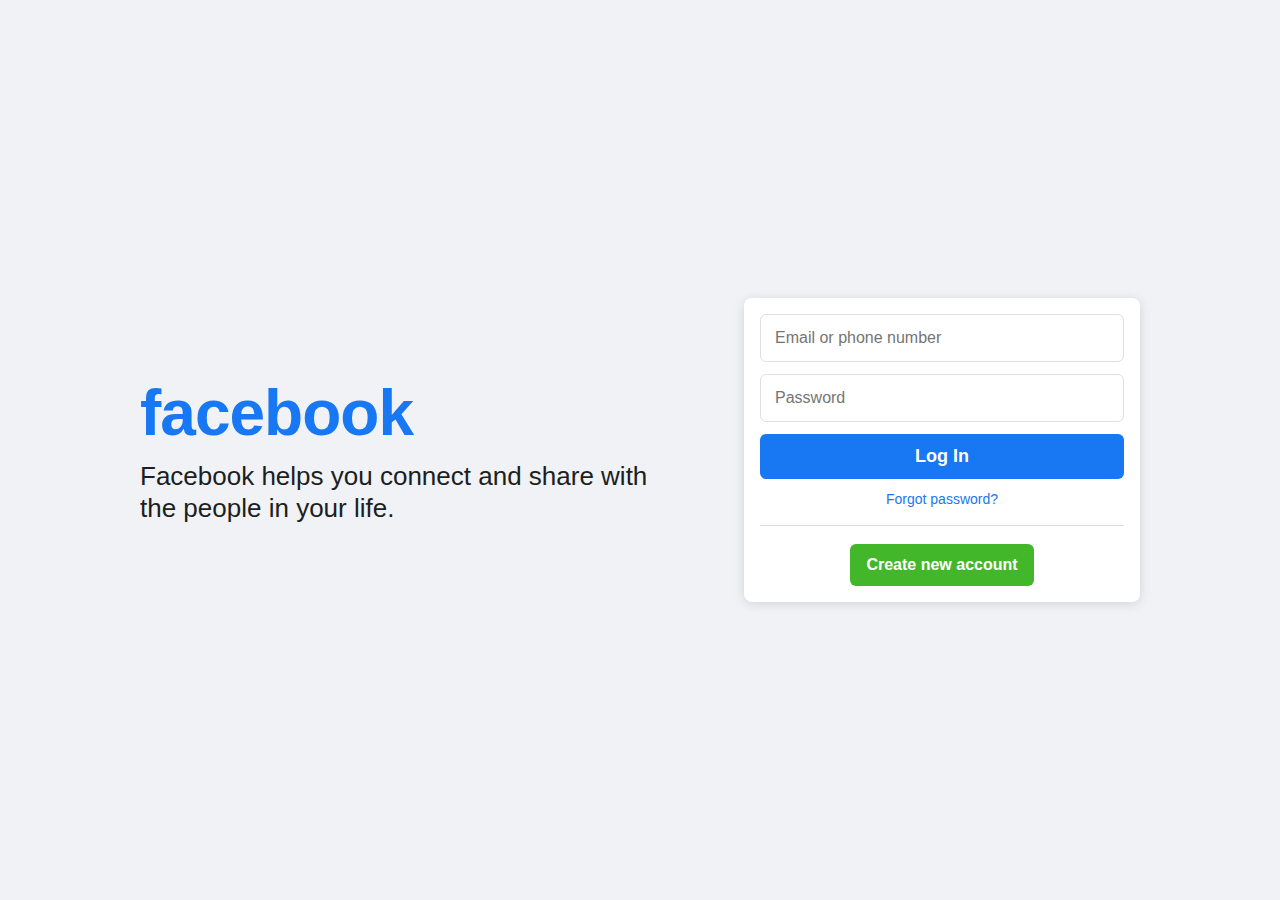
<file: task1/index.html>
<!DOCTYPE html>
<html lang="en">
<head>
  <meta charset="UTF-8" />
  <meta name="viewport" content="width=device-width, initial-scale=1.0" />
  <title>Facebook Login</title>
  <link rel="stylesheet" href="styles.css">
</head>

<body>
  <main class="page">
    <div class="container">

      <section class="left">
        <h1 class="logo">facebook</h1>
        <p class="desc">Facebook helps you connect and share with the people in your life.</p>
      </section>

      <section class="right">
        <form class="card" action="#" method="post">
          <div class="field">
            <label class="sr-only" for="email">Email or phone number</label>
            <input id="email" type="text" placeholder="Email or phone number">
          </div>

          <div class="field">
            <label class="sr-only" for="password">Password</label>
            <input id="password" type="password" placeholder="Password">
          </div>

          <button type="submit" class="login-btn">Log In</button>
          <a href="#" class="forgot">Forgot password?</a>
          <hr class="divider">
          <a href="#" class="create">Create new account</a>
        </form>
      </section>

    </div>
  </main>
</body>
</html>
</file>
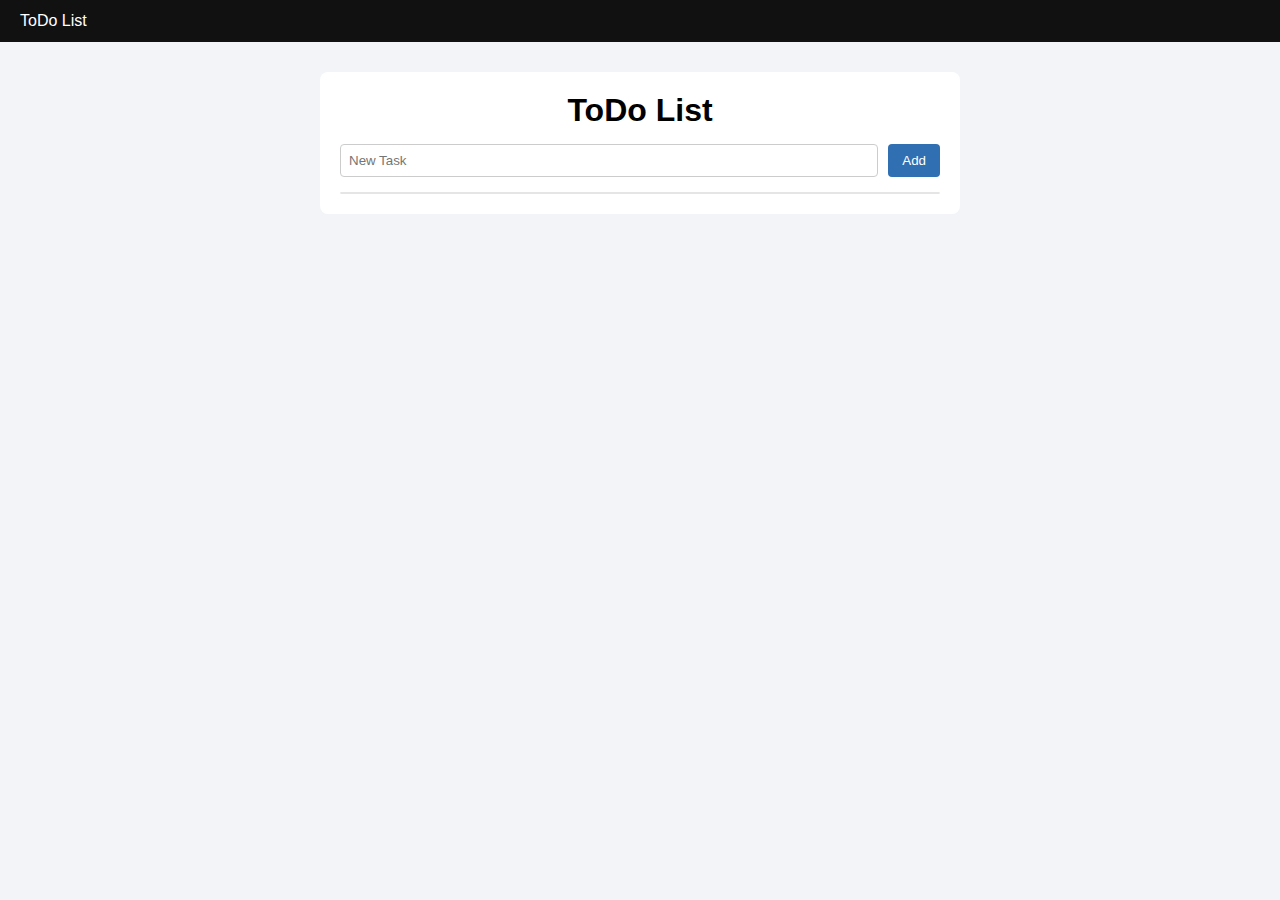
<file: lab3/ToDoList/index.html>
<!DOCTYPE html>
<html lang="en">
<head>
  <meta charset="UTF-8" />
  <meta name="viewport" content="width=device-width, initial-scale=1.0" />
  <title>ToDo List</title>
  <link rel="stylesheet" href="style.css" />
</head>

<body>
  <header class="topbar">ToDo List</header>

  <main class="box">
    <h1>ToDo List</h1>

    <form id="form">
      <input id="input" type="text" placeholder="New Task" />
      <button type="submit">Add</button>
    </form>

    <ul id="list"></ul>
  </main>

  <script src="script.js"></script>
</body>
</html>
</file>
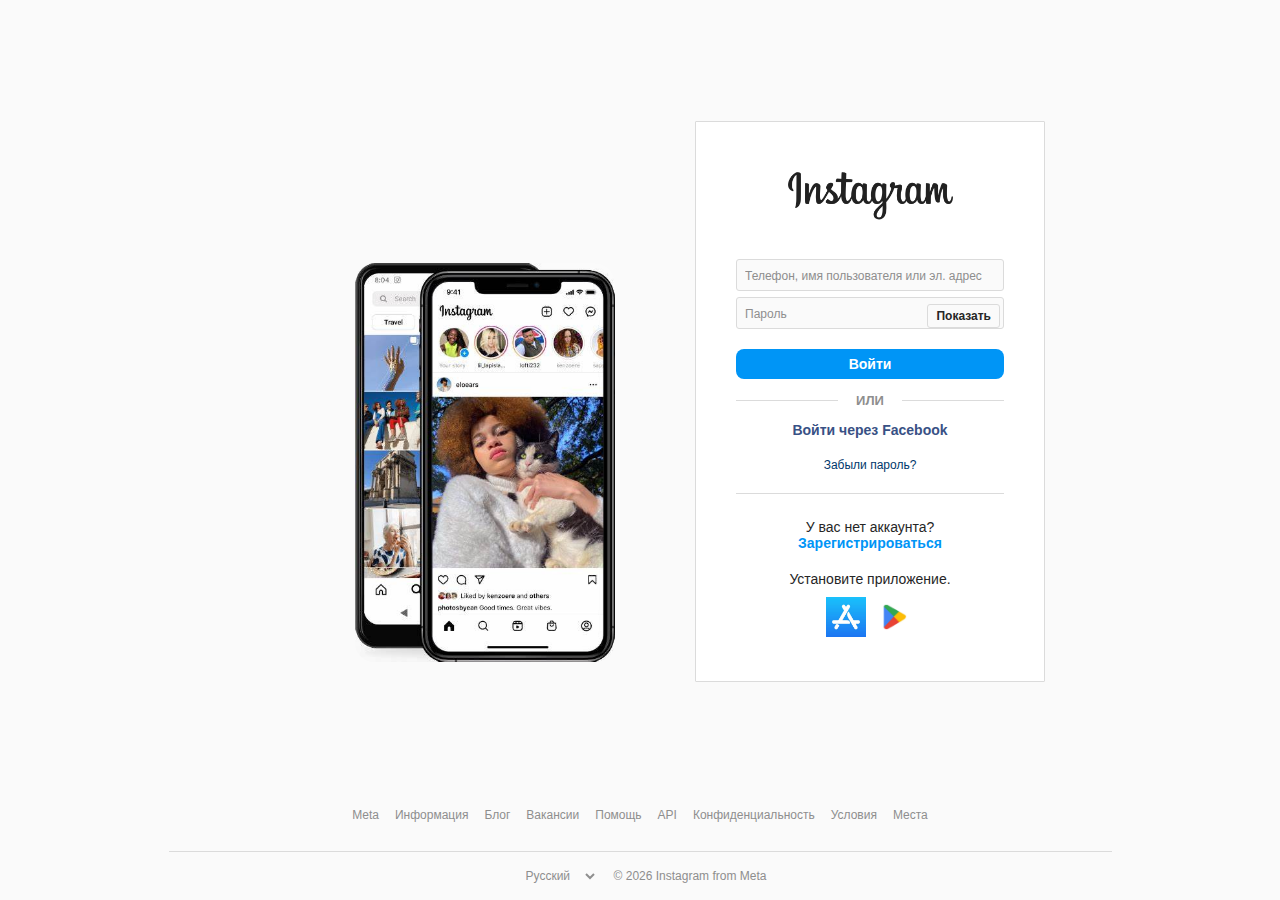
<file: task2/insta.html>
<!DOCTYPE html>
<html lang="ru">
<head>
  <meta charset="UTF-8" />
  <meta name="viewport" content="width=device-width, initial-scale=1.0" />
  <title>Instagram</title>
  <link rel="stylesheet" href="styles.css">
</head>

<body>
  <main class="page">

    
    <section class="preview" aria-label="Phone mockup">
      <img src="IG.jpeg" class="img floating" alt="Instagram phone mockup">
    </section>

    
    <section class="login" aria-label="Instagram login">
      <header class="login-header">
        <img src="instaLogo.png" class="logo" alt="Instagram logo">
      </header>

      
      <form class="login-form" action="#" method="post">

        <label class="sr-only" for="user">
          Телефон, имя пользователя или эл. адрес
        </label>
        <input id="user" name="user" type="text"
               placeholder="Телефон, имя пользователя или эл. адрес">

        <div class="password-container">
          <label class="sr-only" for="password">Пароль</label>
          <input type="password" id="password" name="password" placeholder="Пароль">
          <button type="button" class="toggle-password" id="togglePassword">Показать</button>
        </div>

        <button class="btn" type="submit">Войти</button>

        <div class="or" aria-label="separator">
          <span></span>
          <p>ИЛИ</p>
          <span></span>
        </div>

        <a href="#" class="fb">Войти через Facebook</a>
        <a href="#" class="forgot">Забыли пароль?</a>

        <div class="signup">
          <p>У вас нет аккаунта? <a href="#">Зарегистрироваться</a></p>
        </div>

        <p class="apps-text">Установите приложение.</p>

        <div class="apps">
          <a class="store-link" href="https://apps.apple.com/ru/app/instagram/id389801252">
            <img src="app_store.jpg" alt="App Store">
          </a>
          <a class="store-link" href="https://play.google.com/store/apps/details?id=com.instagram.android&hl=ru">
            <img src="google_play.jpg" alt="Google Play">
          </a>
        </div>
      </form>
    </section>

  </main>

  <footer class="footer">
    <div class="footer-container">
      <div class="footer-links">
        <a href="#">Meta</a>
        <a href="#">Информация</a>
        <a href="#">Блог</a>
        <a href="#">Вакансии</a>
        <a href="#">Помощь</a>
        <a href="#">API</a>
        <a href="#">Конфиденциальность</a>
        <a href="#">Условия</a>
        <a href="#">Места</a>
      </div>

      <div class="footer-bottom">
        <div class="language-selector">
          <label class="sr-only" for="lang">Language</label>
          <select id="lang">
            <option value="ru">Русский</option>
            <option value="en">English</option>
            <option value="kz">Қазақша</option>
          </select>
        </div>
        <div class="copyright">© 2026 Instagram from Meta</div>
      </div>
    </div>
  </footer>

  <script>
    const togglePassword = document.getElementById('togglePassword');
    const password = document.getElementById('password');

    togglePassword.addEventListener('click', function () {
      const type = password.getAttribute('type') === 'password' ? 'text' : 'password';
      password.setAttribute('type', type);
      this.textContent = type === 'password' ? 'Показать' : 'Скрыть';
    });
  </script>
</body>
</html>
</file>
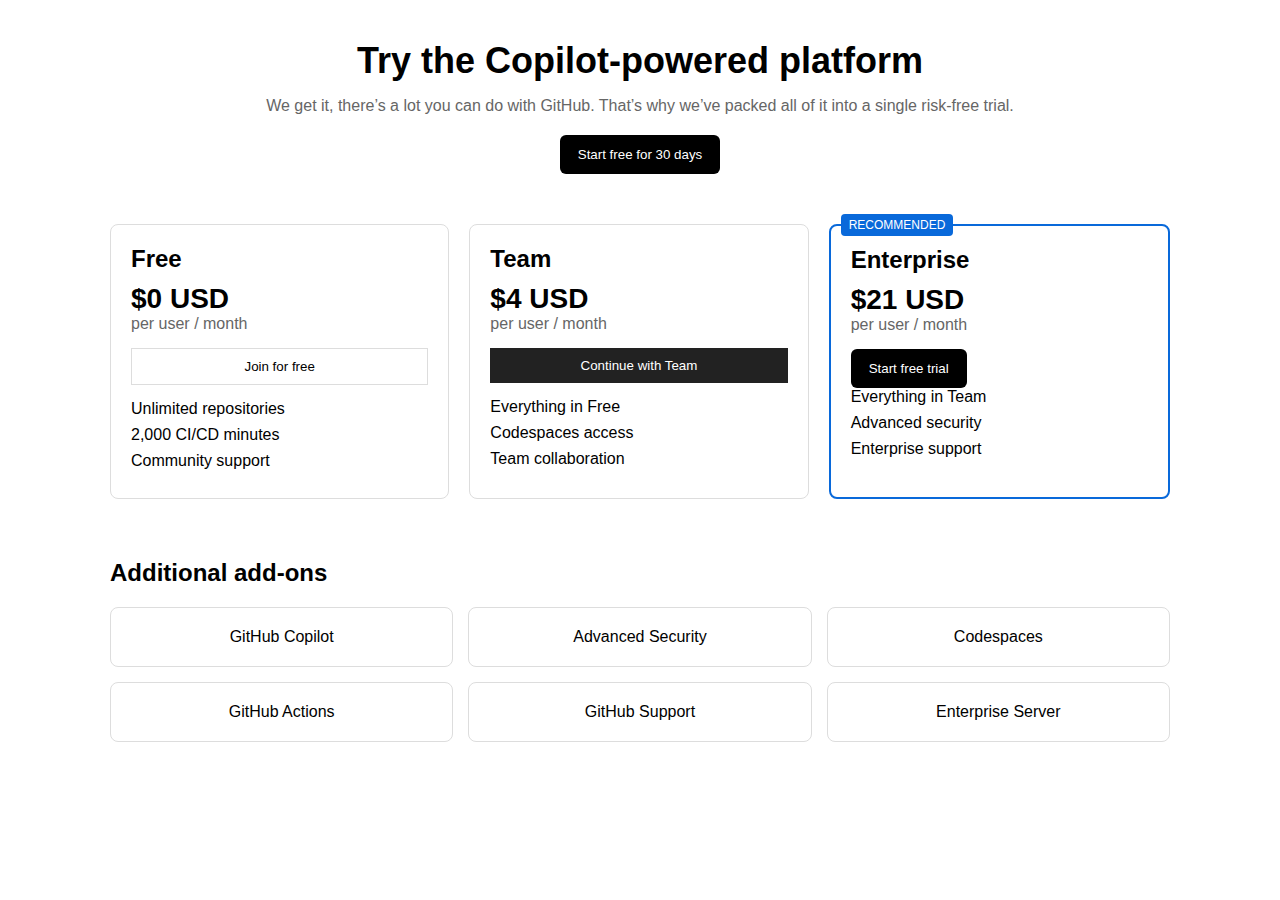
<file: task3/github.html>
<!DOCTYPE html>
<html lang="en">
<head>
  <meta charset="UTF-8">
  <meta name="viewport" content="width=device-width, initial-scale=1.0">
  <title>GitHub Pricing</title>
  <link rel="stylesheet" href="styles.css">
</head>

<body>
  <main>

    <header class="hero">
      <h1>Try the Copilot-powered platform</h1>
      <p>
        We get it, there’s a lot you can do with GitHub. That’s why we’ve packed all of it
        into a single risk-free trial.
      </p>
      <button class="primary-btn">Start free for 30 days</button>
    </header>

    <section class="pricing">

      <div class="card">
        <h2>Free</h2>
        <p class="price">$0 USD</p>
        <p class="small">per user / month</p>
        <button class="light-btn">Join for free</button>
        <ul>
          <li>Unlimited repositories</li>
          <li>2,000 CI/CD minutes</li>
          <li>Community support</li>
        </ul>
      </div>

      <div class="card">
        <h2>Team</h2>
        <p class="price">$4 USD</p>
        <p class="small">per user / month</p>
        <button class="dark-btn">Continue with Team</button>
        <ul>
          <li>Everything in Free</li>
          <li>Codespaces access</li>
          <li>Team collaboration</li>
        </ul>
      </div>

      <div class="card recommended">
        <span class="badge">RECOMMENDED</span>
        <h2>Enterprise</h2>
        <p class="price">$21 USD</p>
        <p class="small">per user / month</p>
        <button class="primary-btn">Start free trial</button>
        <ul>
          <li>Everything in Team</li>
          <li>Advanced security</li>
          <li>Enterprise support</li>
        </ul>
      </div>

    </section>

    <section class="addons">
      <h2>Additional add-ons</h2>

      <div class="addons-grid">
        <div class="addon">GitHub Copilot</div>
        <div class="addon">Advanced Security</div>
        <div class="addon">Codespaces</div>
        <div class="addon">GitHub Actions</div>
        <div class="addon">GitHub Support</div>
        <div class="addon">Enterprise Server</div>
      </div>
    </section>

  </main>
</body>
</html>
</file>
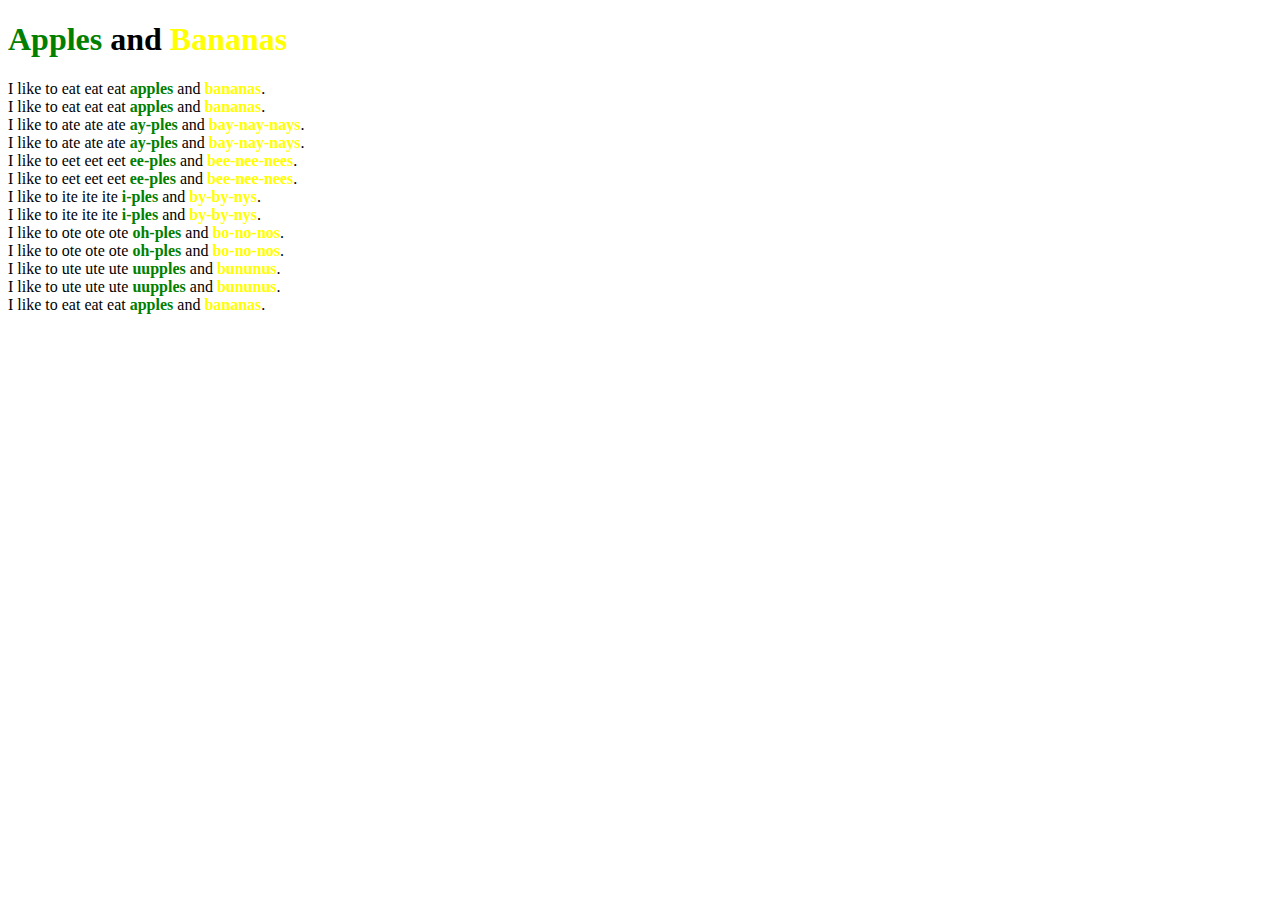
<file: lab1/Khanacademy/AppleBnanas.html>
<!DOCTYPE html>
<html>
    <head>
        <meta charset="utf-8">
        <title>Challenge: Apples and bananas classes</title>
        <style>
            .apples {
                color: green;
            }
            .bananas {
                color: yellow;
            }
        </style>
    </head>
    <body>

    <h1><strong class="apples">Apples</strong> and <strong class="bananas">Bananas</strong></h1>
    
    <p>
    I like to eat eat eat 
        <strong class="apples">apples</strong> and
        <strong class="bananas">bananas</strong>.<br>
    I like to eat eat eat 
        <strong class="apples">apples</strong> and
        <strong class="bananas">bananas</strong>.<br>
    I like to ate ate ate 
        <strong class="apples">ay-ples</strong> and
        <strong class="bananas">bay-nay-nays</strong>.<br>
    I like to ate ate ate 
        <strong class="apples">ay-ples</strong> and
        <strong class="bananas">bay-nay-nays</strong>.<br>
    I like to eet eet eet
        <strong class="apples">ee-ples</strong> and
        <strong class="bananas">bee-nee-nees</strong>.<br>
    I like to eet eet eet
        <strong class="apples">ee-ples</strong> and
        <strong class="bananas">bee-nee-nees</strong>.<br>
    I like to ite ite ite
        <strong class="apples">i-ples</strong> and
        <strong class="bananas">by-by-nys</strong>.<br>
    I like to ite ite ite
        <strong class="apples">i-ples</strong> and
        <strong class="bananas">by-by-nys</strong>.<br>
    I like to ote ote ote
        <strong class="apples">oh-ples</strong> and
        <strong class="bananas">bo-no-nos</strong>.<br>
    I like to ote ote ote
        <strong class="apples">oh-ples</strong> and
        <strong class="bananas">bo-no-nos</strong>.<br>
    I like to ute ute ute
        <strong class="apples">uupples</strong> and
        <strong class="bananas">bununus</strong>.<br>
    I like to ute ute ute
        <strong class="apples">uupples</strong> and
        <strong class="bananas">bununus</strong>.<br>
    I like to eat eat eat 
        <strong class="apples">apples</strong> and
        <strong class="bananas">bananas</strong>.<br>
</p>

    </body>
</html>
</file>
<file: task1/styles.css>
* { margin: 0; padding: 0; box-sizing: border-box; font-family: Arial, sans-serif; }
body { background:#f0f2f5; }
.page { min-height: 100vh; display:flex; justify-content:center; align-items:center; padding: 24px; }
.container { width: min(1000px, 100%); display:flex; justify-content:space-between; align-items:center; gap: 40px; }
.left { flex: 1; }
.logo { color:#1877f2; font-size: 64px; font-weight: 800; letter-spacing: -1px; }
.desc { margin-top: 10px; font-size: 26px; line-height: 1.25; color:#1c1e21; max-width: 520px; }

.right { width: 396px; }
.card { background:#fff; padding: 16px; border-radius: 8px; box-shadow: 0 2px 12px rgba(0,0,0,.12); display:flex; flex-direction:column; gap: 12px; }
.field { display:flex; flex-direction:column; gap: 6px; }
.sr-only { position:absolute; width:1px; height:1px; padding:0; margin:-1px; overflow:hidden; clip:rect(0,0,0,0); border:0; }

input { width:100%; padding: 14px; border:1px solid #dddfe2; border-radius: 6px; font-size: 16px; }
input:focus { outline: none; border-color: #1877f2; box-shadow: 0 0 0 2px rgba(24,119,242,.2); }

.login-btn { width:100%; border:none; border-radius: 6px; padding: 12px 14px; background:#1877f2; color:#fff; font-size: 18px; font-weight: 700; cursor:pointer; }
.login-btn:hover { background:#166fe5; }

.forgot { text-align:center; font-size: 14px; color:#1877f2; text-decoration:none; }
.forgot:hover { text-decoration:underline; }

.divider { border: none; height:1px; background:#dadde1; margin: 6px 0; }

.create { align-self:center; display:inline-block; background:#42b72a; color:#fff; text-decoration:none; font-weight:700; padding: 12px 16px; border-radius: 6px; }
.create:hover { background:#36a420; }

@media (max-width: 900px) {
  .container { flex-direction: column; align-items: center; text-align: center; }
  .desc { font-size: 20px; }
  .right { width: min(396px, 100%); }
}
</file>
<file: lab3/ToDoList/style.css>
body {
  font-family: Arial, sans-serif;
  background: #f2f4f8;
  margin: 0;
}

.topbar {
  background: #111;
  color: #fff;
  padding: 12px 20px;
}

.box {
  width: 600px;
  max-width: 92%;
  margin: 30px auto;
  background: #fff;
  padding: 20px;
  border-radius: 8px;
}

h1 {
  text-align: center;
  margin: 0 0 10px;
}

form {
  display: flex;
  gap: 10px;
  margin: 15px 0;
  justify-content: center;
}

input {
  flex: 1;
  padding: 8px;
  border: 1px solid #ccc;
  border-radius: 4px;
}

button {
  padding: 8px 14px;
  background: #2f6fb2;
  color: #fff;
  border: none;
  border-radius: 4px;
  cursor: pointer;
}

ul {
  padding: 0;
  margin: 0;
  border: 1px solid #e5e5e5;
  border-radius: 6px;
  overflow: hidden;
}

li {
  list-style: none;
  display: flex;
  align-items: center;
  gap: 12px;
  padding: 14px 12px;
  border-top: 1px solid #eee;
}

li:first-child {
  border-top: none;
}

li.done span {
  text-decoration: line-through;
  color: gray;
}

.delete {
  margin-left: auto;
  border: none;
  background: transparent;
  color: red;
  font-size: 16px;
  cursor: pointer;
}
</file>
<file: task2/styles.css>
* {
  margin: 0;
  padding: 0;
  box-sizing: border-box;
  font-family: -apple-system, BlinkMacSystemFont, 'Segoe UI', Roboto, Helvetica, Arial, sans-serif;
}

body {
  background: #fafafa;
  color: #000;
  min-height: 100vh;
  display: flex;
  flex-direction: column;
}


.sr-only {
  position: absolute;
  width: 1px;
  height: 1px;
  padding: 0;
  margin: -1px;
  overflow: hidden;
  clip: rect(0, 0, 0, 0);
  border: 0;
}


.page {
  flex: 1;
  display: flex;
  justify-content: center;
  align-items: center;
  gap: 80px;
  padding: 32px 0;
}


.preview {
  position: relative;
  width: 380px;
  height: 520px;
  margin-top: 12px;
}

.preview .img {
  position: absolute;
  width: 260px;
  border-radius: 20px;
}

.preview .floating {
  right: 0;
  bottom: 0;
}


.login {
  width: 350px;
  background: #fff;
  padding: 40px;
  border: 1px solid #dbdbdb;
  border-radius: 1px;
  text-align: center;
  margin-top: 12px;
}

.logo {
  width: 175px;
  margin-bottom: 30px;
}

.login-form input {
  width: 100%;
  padding: 9px 0 7px 8px;
  background: #fafafa;
  border: 1px solid #dbdbdb;
  border-radius: 3px;
  color: #262626;
  font-size: 12px;
  margin-bottom: 6px;
}

.login-form input::placeholder {
  color: #8e8e8e;
}

.login-form input:focus {
  outline: none;
  border-color: #a8a8a8;
}


.password-container {
  position: relative;
  margin-bottom: 6px;
}

.password-container input {
  padding-right: 72px; 
}

.toggle-password {
  position: absolute;
  right: 4px;
  top: 50%;
  transform: translateY(-50%);
  background: #fafafa;
  border: 1px solid #dbdbdb;
  border-radius: 3px;
  color: #262626;
  font-size: 12px;
  font-weight: 600;
  cursor: pointer;
  padding: 4px 8px;
  min-width: 60px;
  text-align: center;
}

.toggle-password:hover {
  background: #f0f0f0;
  border-color: #a8a8a8;
}


.btn {
  width: 100%;
  padding: 7px;
  background: #0095f6;
  border: none;
  border-radius: 8px;
  color: #fff;
  font-weight: 600;
  font-size: 14px;
  cursor: pointer;
  margin-top: 8px;
}

.btn:hover {
  background: #0074cc;
}


.or {
  display: flex;
  align-items: center;
  margin: 14px 0;
  color: #8e8e8e;
}

.or span {
  flex: 1;
  height: 1px;
  background: #dbdbdb;
}

.or p {
  margin: 0 18px;
  font-size: 13px;
  font-weight: 600;
  color: #8e8e8e;
}

.fb {
  color: #385185;
  text-decoration: none;
  font-weight: 600;
  font-size: 14px;
  display: block;
  margin: 8px 0;
}

.forgot {
  color: #00376b;
  font-size: 12px;
  text-decoration: none;
  display: inline-block;
  margin-top: 12px;
}


.signup {
  border-top: 1px solid #dbdbdb;
  margin-top: 20px;
  padding-top: 25px;
  font-size: 14px;
  color: #262626;
}

.signup a {
  color: #0095f6;
  font-weight: 600;
  text-decoration: none;
}

.apps-text {
  margin: 20px 0 10px;
  font-size: 14px;
  color: #262626;
}

.apps {
  display: flex;
  justify-content: center;
  gap: 8px;
  margin-top: 10px;
}

.apps img {
  height: 40px;
}

.store-link {
  display: inline-block;
}


.footer {
  background: #fafafa;
  padding: 0 16px;
  margin-top: auto;
}

.footer-container {
  max-width: 975px;
  margin: 0 auto;
  padding: 0 16px;
}

.footer-links {
  display: flex;
  flex-wrap: wrap;
  justify-content: center;
  gap: 16px;
  padding: 16px 0;
  margin-bottom: 12px;
}

.footer-links a {
  color: #8e8e8e;
  font-size: 12px;
  text-decoration: none;
  line-height: 16px;
}

.footer-links a:hover {
  text-decoration: underline;
}

.footer-bottom {
  display: flex;
  justify-content: center;
  align-items: center;
  gap: 16px;
  padding: 12px 0;
  border-top: 1px solid #dbdbdb;
}

.language-selector select {
  border: none;
  background: transparent;
  color: #8e8e8e;
  font-size: 12px;
  cursor: pointer;
  padding: 4px 8px;
}

.language-selector select:focus {
  outline: none;
}

.copyright {
  color: #8e8e8e;
  font-size: 12px;
}


@media (max-width: 875px) {
  .preview { display: none; }
  .page { margin-top: 32px; }
}

@media (max-width: 450px) {
  .login {
    background: transparent;
    border: none;
    width: 100%;
    padding: 0 32px;
  }

  .footer-links {
    justify-content: flex-start;
    padding-left: 16px;
  }
}
</file>
<file: task3/styles.css>
* {
  margin: 0;
  padding: 0;
  box-sizing: border-box;
  font-family: Arial, sans-serif;
}

body {
  background: #ffffff;
  color: #000;
}

main {
  max-width: 1100px;
  margin: 0 auto;
  padding: 40px 20px;
}

.hero {
  text-align: center;
  margin-bottom: 50px;
}

.hero h1 {
  font-size: 36px;
  margin-bottom: 15px;
}

.hero p {
  color: #666;
  margin-bottom: 20px;
}

.primary-btn {
  background: #000;
  color: #fff;
  border: none;
  padding: 12px 18px;
  border-radius: 6px;
  cursor: pointer;
}

.pricing {
  display: flex;
  gap: 20px;
  margin-bottom: 60px;
}

.card {
  border: 1px solid #ddd;
  border-radius: 8px;
  padding: 20px;
  flex: 1;
}

.card h2 {
  margin-bottom: 10px;
}

.price {
  font-size: 28px;
  font-weight: bold;
}

.small {
  color: #666;
  margin-bottom: 15px;
}

.light-btn {
  background: #fff;
  border: 1px solid #ddd;
  padding: 10px;
  width: 100%;
  margin-bottom: 15px;
}

.dark-btn {
  background: #222;
  color: #fff;
  border: none;
  padding: 10px;
  width: 100%;
  margin-bottom: 15px;
}

.card ul {
  list-style: none;
}

.card li {
  margin-bottom: 8px;
}

.recommended {
  border: 2px solid #0969da;
  position: relative;
}

.badge {
  position: absolute;
  top: -12px;
  left: 10px;
  background: #0969da;
  color: #fff;
  font-size: 12px;
  padding: 4px 8px;
  border-radius: 4px;
}

.addons h2 {
  margin-bottom: 20px;
}

.addons-grid {
  display: grid;
  grid-template-columns: repeat(3, 1fr);
  gap: 15px;
}

.addon {
  border: 1px solid #ddd;
  padding: 20px;
  border-radius: 8px;
  text-align: center;
}

@media (max-width: 900px) {
  .pricing {
    flex-direction: column;
  }

  .addons-grid {
    grid-template-columns: 1fr;
  }
}
</file>
